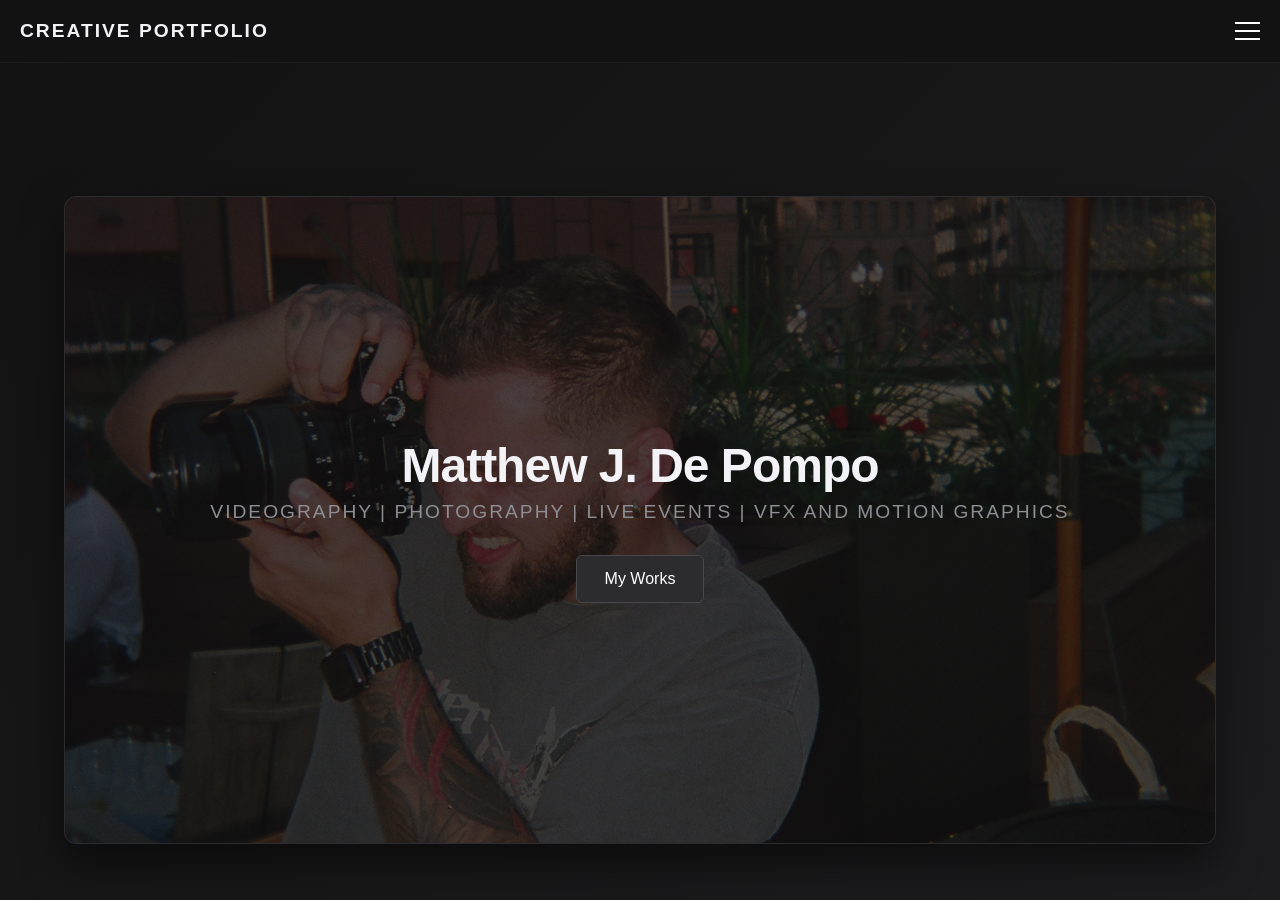
<file: index.html>
<!DOCTYPE html>
<html lang="en">
<head>
    <meta charset="UTF-8">
    <meta name="viewport" content="width=device-width, initial-scale=1.0">
    <title>My Creative Portfolio | Home</title>
    <!-- Link to CSS -->
    <link rel="stylesheet" href="style.css">
</head>
<body>
     <!-- Navigation Bar -->
    <nav class="navbar">
        <div class="nav-logo">CREATIVE PORTFOLIO</div>
        
        <!-- Hamburger Menu Trigger (Hidden Checkbox) -->
        <input type="checkbox" id="menu-toggle" class="menu-toggle">
        <label for="menu-toggle" class="hamburger">
            <span></span>
            <span></span>
            <span></span>
        </label>

        <!-- Navigation Links -->
        <ul class="nav-links">
            <li><a href="index.html" class="active">Home</a></li>
            <li><a href="projects.html">My Works</a></li>
        </ul>
    </nav>

    <!-- Main Hero Content -->
<main class="hero-section">
    <div class="hero-overlay"></div>
    <div class="hero-container animate-fade-in">
        <h1 class="name">Matthew J. De Pompo</h1>
        <p class="subtitle">Videography | Photography | Live Events | VFX and Motion Graphics</p>
        <!-- This button will link to your projects page later -->
        <a href="projects.html" class="portfolio-btn">My Works</a>
    </main>
</body>
</html>
</file>
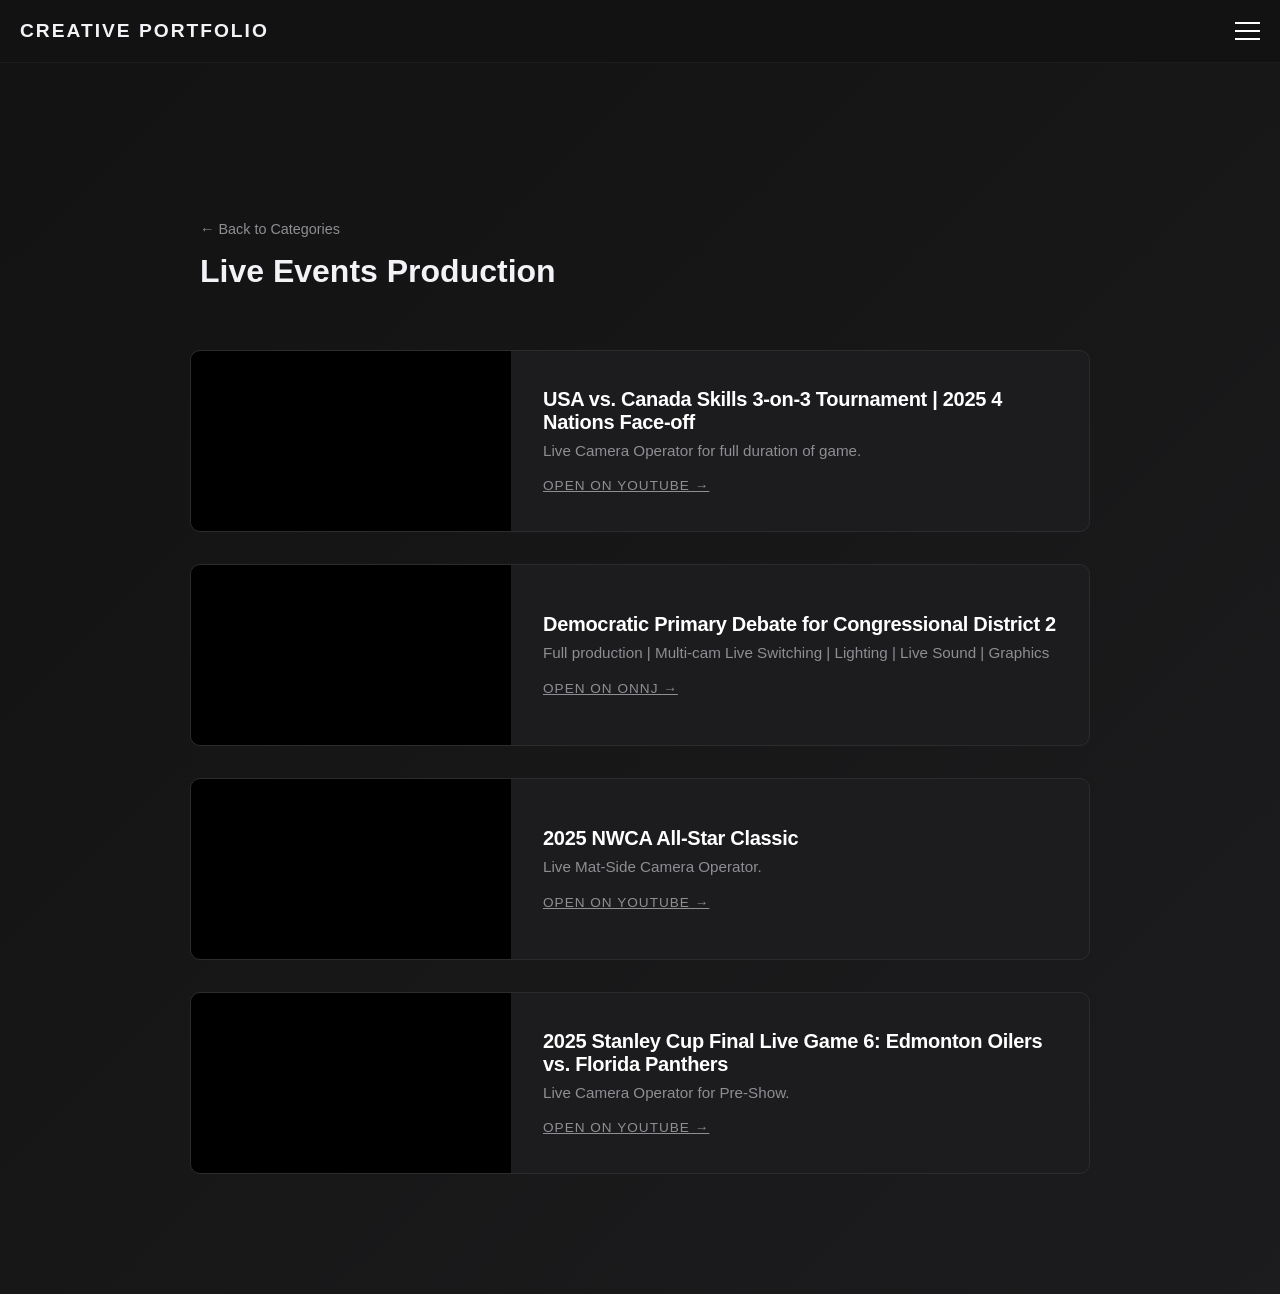
<file: live-events.html>
<!DOCTYPE html> 
<html lang="en"> 
<head> 
    <meta charset="UTF-8"> 
    <meta name="viewport" content="width=device-width, initial-scale=1.0">
    <title>My Works | Live Events</title> 
    <link rel="stylesheet" href="style.css"> 
</head> 
<body> 

    <!-- Navigation Bar (Matches your index.html standard) --> 
    <nav class="navbar"> 
        <div class="nav-logo">CREATIVE PORTFOLIO</div> 
        <input type="checkbox" id="menu-toggle" class="menu-toggle"> 
        <label for="menu-toggle" class="hamburger"> 
            <span></span> 
            <span></span> 
            <span></span> 
        </label> 
        <ul class="nav-links"> 
            <li><a href="index.html">Home</a></li> 
            <li><a href="projects.html" class="active">My Works</a></li> 
        </ul> 
    </nav> 

    <!-- Main Stacked Content Container --> 
    <main class="photo-portfolio-container animate-fade-in"> 
        
        <!-- Section Header Metadata -->
        <header class="portfolio-header"> 
            <a href="projects.html" class="back-link">← Back to Categories</a> 
            <h2>Live Events Production</h2> 
        </header> 

               <!-- LIVE EVENTS VERTICAL LIST (With Automatic Video Embed Previews) --> 
        <section class="photo-project-section"> 
            <div class="video-list-vertical"> 
                
                <!-- Video Link Item 1 --> 
                <div class="video-list-item"> 
                    <div class="video-list-preview-embed">
                        <!-- Automatic YouTube Embed Player: Replace the 'VIDEO_ID' string below with your actual code strings -->
                        <iframe width="560" height="315" src="https://www.youtube.com/embed/1dqGiFTg0RY?si=_D6Y7TRQXgBfYX8X" title="YouTube video player" frameborder="0" allow="accelerometer; autoplay; clipboard-write; encrypted-media; gyroscope; picture-in-picture; web-share" referrerpolicy="strict-origin-when-cross-origin" allowfullscreen></iframe>
                    </div>
                    <div class="video-list-details">
                        <h4 class="video-list-title">USA vs. Canada Skills 3-on-3 Tournament | 2025 4 Nations Face-off</h4>
                        <p class="video-list-desc">Live Camera Operator for full duration of game.</p>
                        <a href="https://www.youtube.com/embed/1dqGiFTg0RY?si=_D6Y7TRQXgBfYX8X" target="_blank" class="video-list-action">Open on YouTube →</a>
                    </div> 
                </div> 

                <!-- Video Link Item 2 --> 
                <div class="video-list-item"> 
                    <div class="video-list-preview-embed">
                        <!-- Automatic Vimeo Embed Player: Paste a standard Vimeo embed source block here -->
                        <iframe width="560" height="315" src="https://www.youtube.com/embed/fmTmt58jpqs?si=zaA8oefAJluQH6yM" title="YouTube video player" frameborder="0" allow="accelerometer; autoplay; clipboard-write; encrypted-media; gyroscope; picture-in-picture; web-share" referrerpolicy="strict-origin-when-cross-origin" allowfullscreen></iframe>
                    </div>
                    <div class="video-list-details">
                        <h4 class="video-list-title">Democratic Primary Debate for Congressional District 2</h4>
                        <p class="video-list-desc">Full production | Multi-cam Live Switching | Lighting | Live Sound | Graphics</p>
                        <a href="https://www.onnj.com/videos/democratic-primary-debate-for-congressional-district-2/" target="_blank" class="video-list-action">Open on onnj →</a>
                    </div> 
                </div> 

                 <!-- Video Link Item 3 --> 
                <div class="video-list-item"> 
                    <div class="video-list-preview-embed">
                        <!-- Automatic Vimeo Embed Player: Paste a standard Vimeo embed source block here -->
                        <iframe width="560" height="315" src="https://www.youtube.com/embed/NpSQ0dHFBNY?si=X6mYtbl4MGlGJw0w" title="YouTube video player" frameborder="0" allow="accelerometer; autoplay; clipboard-write; encrypted-media; gyroscope; picture-in-picture; web-share" referrerpolicy="strict-origin-when-cross-origin" allowfullscreen></iframe>
                    </div>
                    <div class="video-list-details">
                        <h4 class="video-list-title">2025 NWCA All-Star Classic</h4>
                        <p class="video-list-desc">Live Mat-Side Camera Operator.</p>
                        <a href="https://www.youtube.com/embed/NpSQ0dHFBNY?si=X6mYtbl4MGlGJw0w" target="_blank" class="video-list-action">Open on YouTube →</a>
                    </div> 
                </div> 

                <!-- Video Link Item 4 --> 
                <div class="video-list-item"> 
                    <div class="video-list-preview-embed">
                        <!-- Automatic Vimeo Embed Player: Paste a standard Vimeo embed source block here -->
                        <iframe width="560" height="315" src="https://www.youtube.com/embed/9uJ9eHh2Ovo?si=fpa8p7jr_ra_CCgf" title="YouTube video player" frameborder="0" allow="accelerometer; autoplay; clipboard-write; encrypted-media; gyroscope; picture-in-picture; web-share" referrerpolicy="strict-origin-when-cross-origin" allowfullscreen></iframe>
                    </div>
                    <div class="video-list-details">
                        <h4 class="video-list-title">2025 Stanley Cup Final Live Game 6: Edmonton Oilers vs. Florida Panthers</h4>
                        <p class="video-list-desc">Live Camera Operator for Pre-Show.</p>
                        <a href="https://www.youtube.com/embed/9uJ9eHh2Ovo?si=fpa8p7jr_ra_CCgf" target="_blank" class="video-list-action">Open on YouTube →</a>
                    </div> 
                </div> 

            </div> 
        </section>


    </main> 

</body> 
</html>
</file>
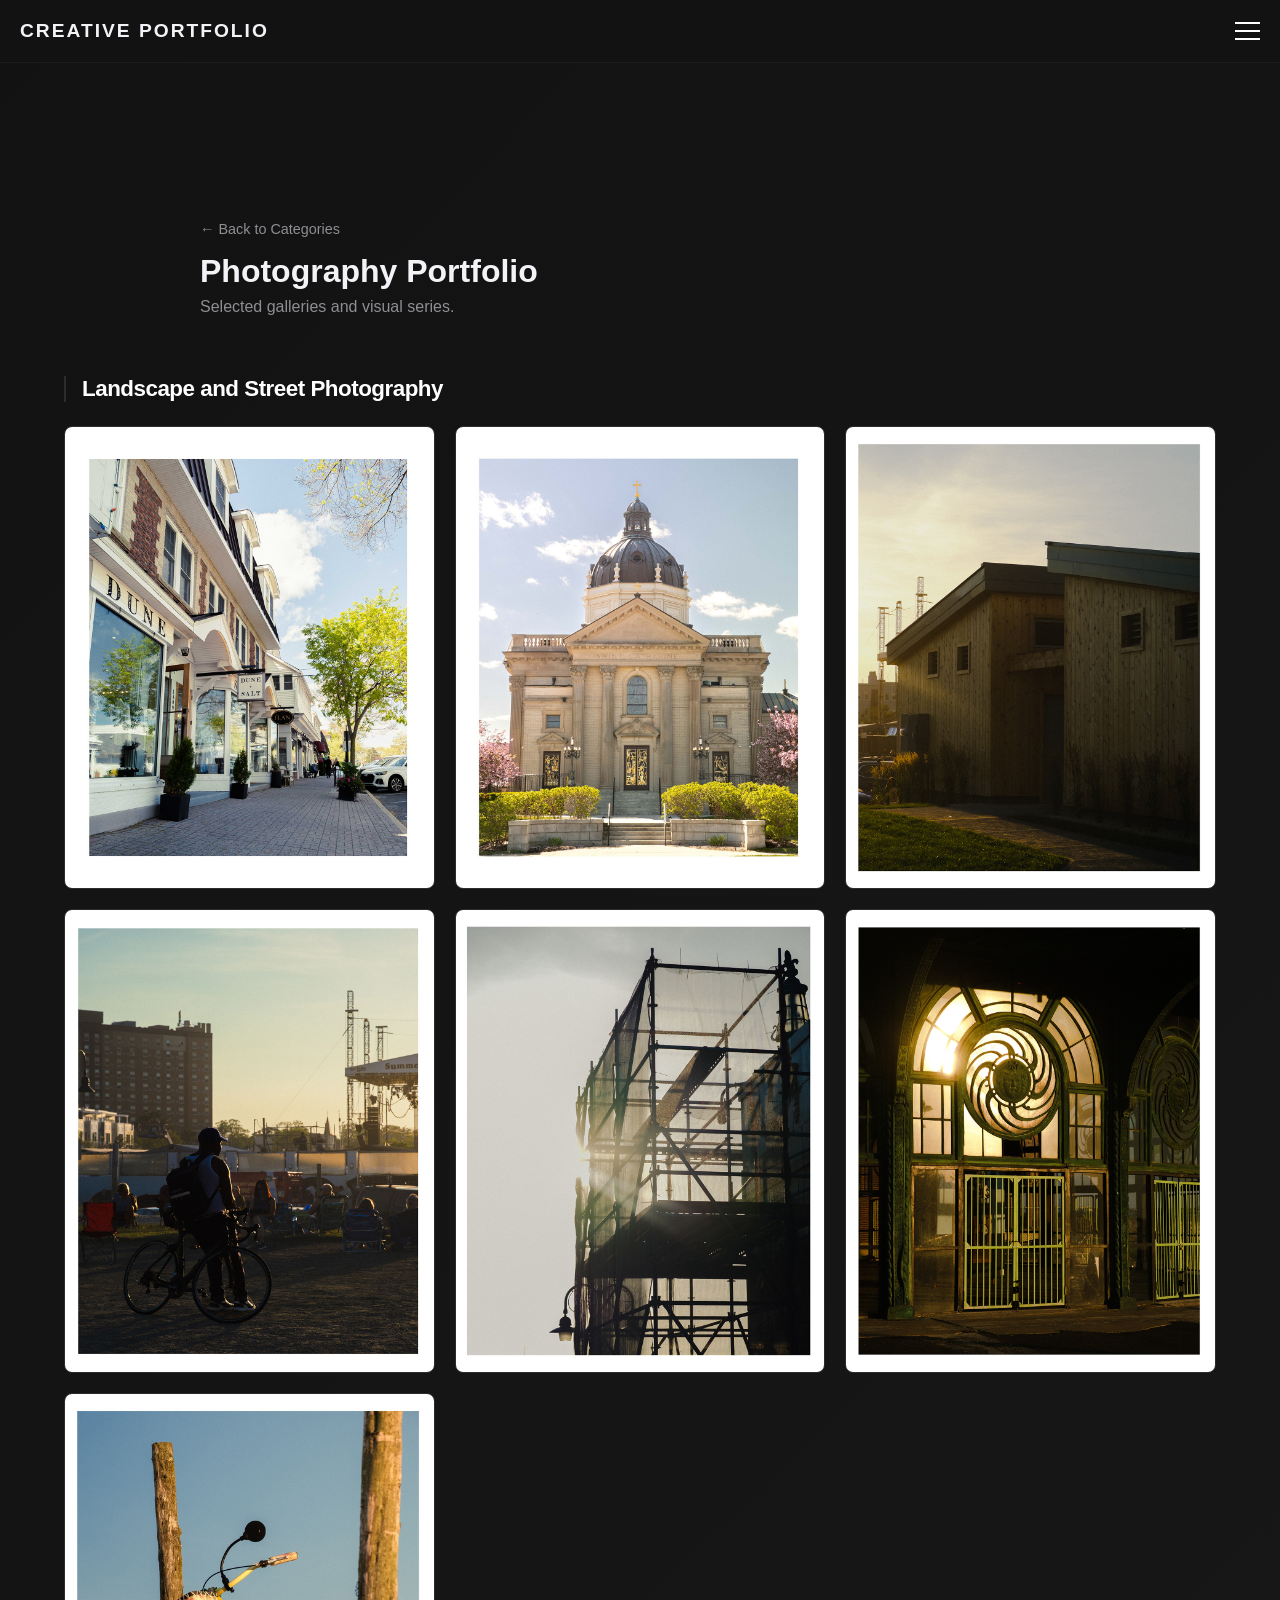
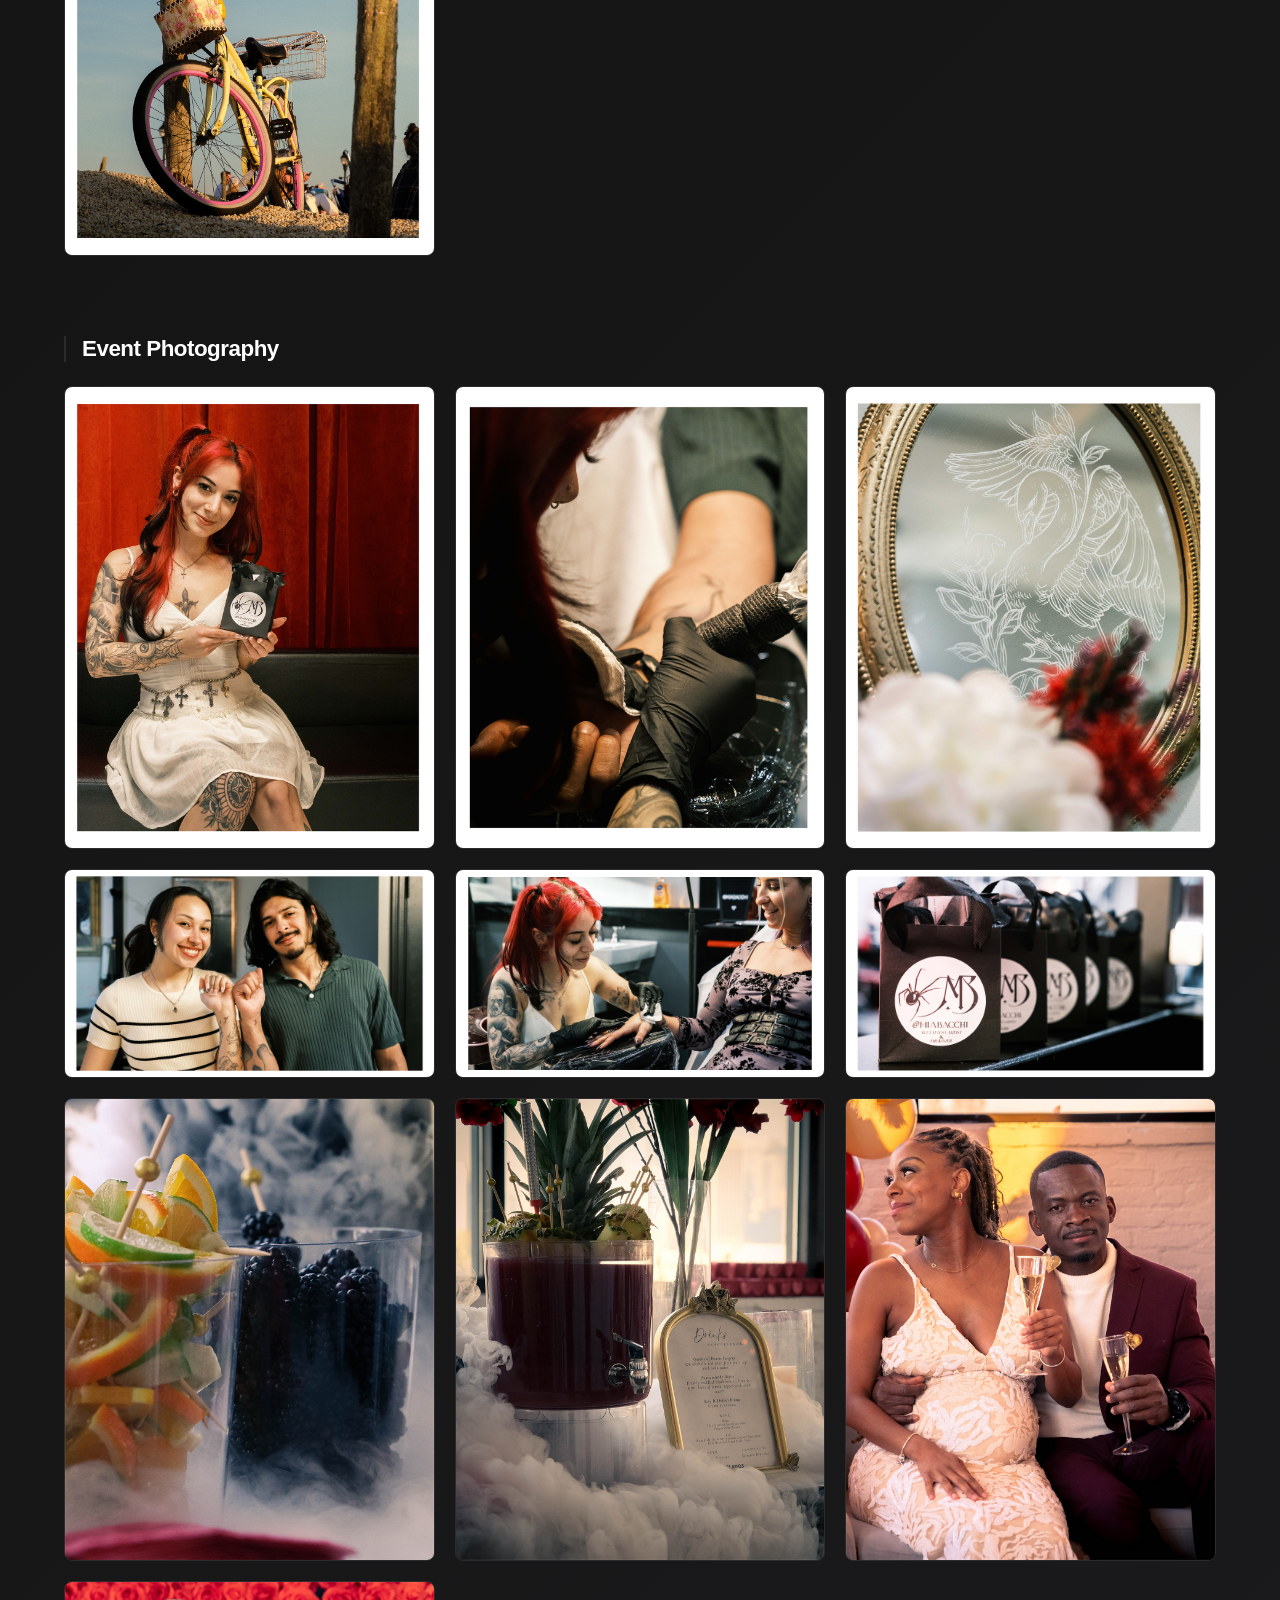
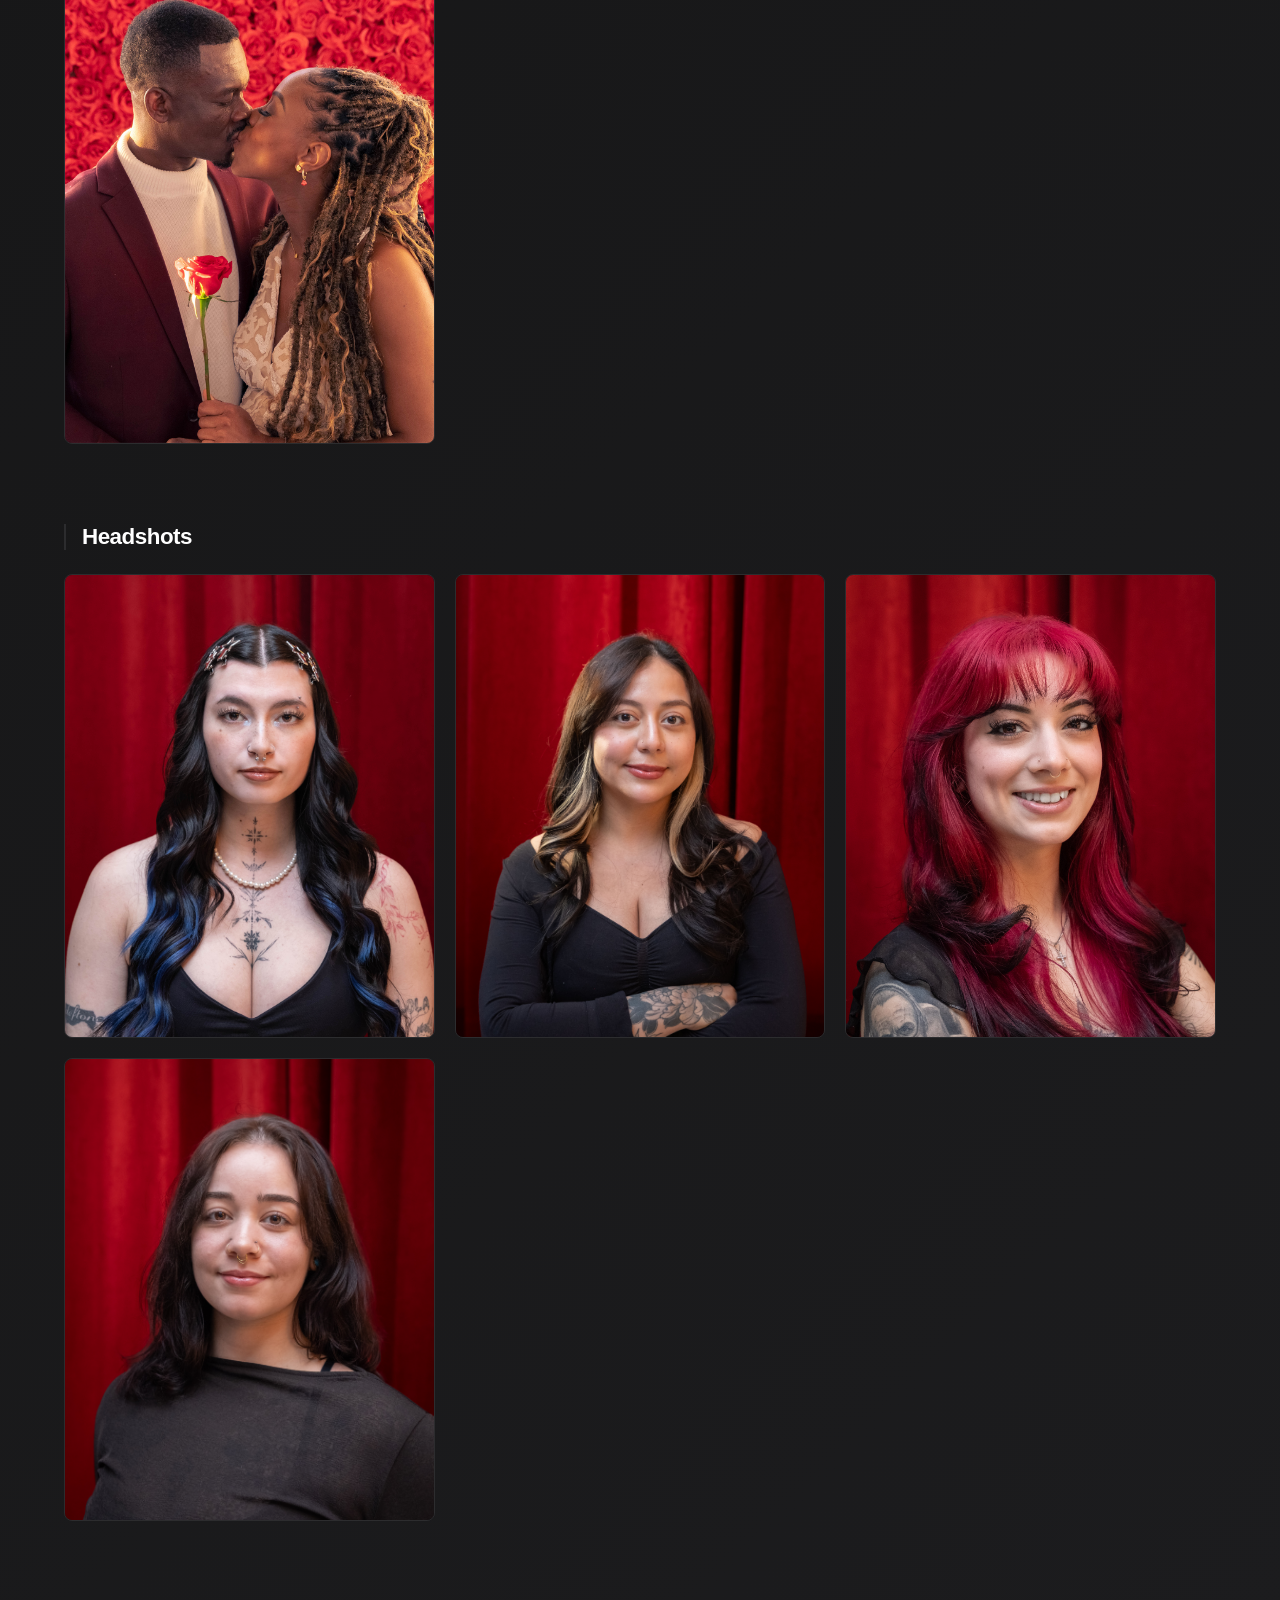
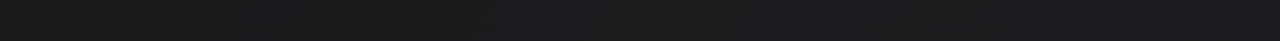
<file: photography.html>
<!DOCTYPE html>
<html lang="en">
<head>
    <meta charset="UTF-8">
    <meta name="viewport" content="width=device-width, initial-scale=1.0">
    <title>My Creative Portfolio | Photography</title>
    <link rel="stylesheet" href="style.css">
</head>
<body>

    <!-- Navigation Bar -->
    <nav class="navbar">
        <div class="nav-logo">CREATIVE PORTFOLIO</div>
        <input type="checkbox" id="menu-toggle" class="menu-toggle">
        <label for="menu-toggle" class="hamburger">
            <span></span>
            <span></span>
            <span></span>
        </label>
        <ul class="nav-links">
            <li><a href="index.html">Home</a></li>
            <li><a href="projects.html" class="active">My Works</a></li>
        </ul>
    </nav>

    <!-- Main Container -->
    <main class="photo-portfolio-container animate-fade-in">
        
        <!-- Page Title & Back Button -->
        <header class="portfolio-header">
            <a href="projects.html" class="back-link">← Back to Categories</a>
            <h2>Photography Portfolio</h2>
            <p>Selected galleries and visual series.</p>
        </header>

        <!-- PROJECT SERIES 1 -->
        <section class="photo-project-section">
            <div class="project-meta">
                <h3 class="project-title">Landscape and Street Photography</h3>
            </div>
            
            <div class="photo-grid">
                <!-- Replace 'placeholder-X.jpg' with actual image files later -->
                <div class="photo-item vertical-frame"> <img src="spring1.jpg" alt="Spring Lake 1" style="width:100%; height:100%; object-fit:cover;"></div>
                <div class="photo-item vertical-frame"> <img src="spring2.jpg" alt="Spring Lake 2" style="width:100%; height:100%; object-fit:cover;"></div>
                <div class="photo-item vertical-frame"> <img src="asbury1.jpg" alt="Asbury 1" style="width:100%; height:100%; object-fit:cover;"></div>
                <div class="photo-item vertical-frame"> <img src="asbury2.jpg" alt="Asbury 2" style="width:100%; height:100%; object-fit:cover;"></div>
                <div class="photo-item vertical-frame"> <img src="asbury3.jpg" alt="Asbury 3" style="width:100%; height:100%; object-fit:cover;"></div>
                <div class="photo-item vertical-frame"> <img src="asbury4.jpg" alt="Asbury 4" style="width:100%; height:100%; object-fit:cover;"></div>
                <div class="photo-item vertical-frame"> <img src="asbury5.jpg" alt="Asbury 5" style="width:100%; height:100%; object-fit:cover;"></div>
            </div>
        </section>

        <!-- PROJECT SERIES 2 -->
        <section class="photo-project-section">
            <div class="project-meta">
                <h3 class="project-title">Event Photography</h3>
            </div>
            
            <div class="photo-grid">
                <div class="photo-item vertical-frame"> <img src="tattoo1.jpg" alt="Tattoo 1" style="width:100%; height:100%; object-fit:cover;"></div>
                <div class="photo-item vertical-frame"> <img src="tattoo2.jpg" alt="Tattoo 2" style="width:100%; height:100%; object-fit:cover;"></div>
                <div class="photo-item vertical-frame"> <img src="tattoo 3.jpg" alt="Tattoo 3" style="width:100%; height:100%; object-fit:cover;"></div>
                <div class="photo-item horizontal-frame"> <img src="tattoo4.jpg" alt="Tattoo 4" style="width:100%; height:100%; object-fit:cover;"></div>
                <div class="photo-item horizontal-frame"> <img src="tattoo5.jpg" alt="Tattoo 5" style="width:100%; height:100%; object-fit:cover;"></div>
                <div class="photo-item horizontal-frame"> <img src="tattoo6.jpg" alt="Tattoo 6" style="width:100%; height:100%; object-fit:cover;"></div>
                <div class="photo-item vertical-frame"> <img src="babyshower1.jpg" alt="Baby Shower 1" style="width:100%; height:100%; object-fit:cover;"></div>
                <div class="photo-item vertical-frame"> <img src="babyshower2.jpg" alt="Baby Shower 2" style="width:100%; height:100%; object-fit:cover;"></div>
                <div class="photo-item vertical-frame"> <img src="babyshower3.jpg" alt="Baby Shower 3" style="width:100%; height:100%; object-fit:cover;"></div>
                <div class="photo-item vertical-frame"> <img src="babyshower4.jpg" alt="Baby Shower 4" style="width:100%; height:100%; object-fit:cover;"></div>
            </div>
        </section>

        <!-- PROJECT SERIES 3 -->
        <section class="photo-project-section">
            <div class="project-meta">
                <h3 class="project-title">Headshots</h3>
            </div>
            
            <div class="photo-grid">
                <div class="photo-item vertical-frame"> <img src="tattooheadshot1.jpg" alt="Tattooheadshot 1" style="width:100%; height:100%; object-fit:cover;"></div>
                <div class="photo-item vertical-frame"> <img src="tattooheadshot2.jpg" alt="Tattooheadshot 2" style="width:100%; height:100%; object-fit:cover;"></div>
                <div class="photo-item vertical-frame"> <img src="tattooheadshot3.jpg" alt="Tattooheadshot 3" style="width:100%; height:100%; object-fit:cover;"></div>
                <div class="photo-item vertical-frame"> <img src="tattooheadshot4.jpg" alt="tattooheadshot 4" style="width:100%; height:100%; object-fit:cover;"></div>
            </div>
        </section>

    </main>

</body>
</html>
</file>
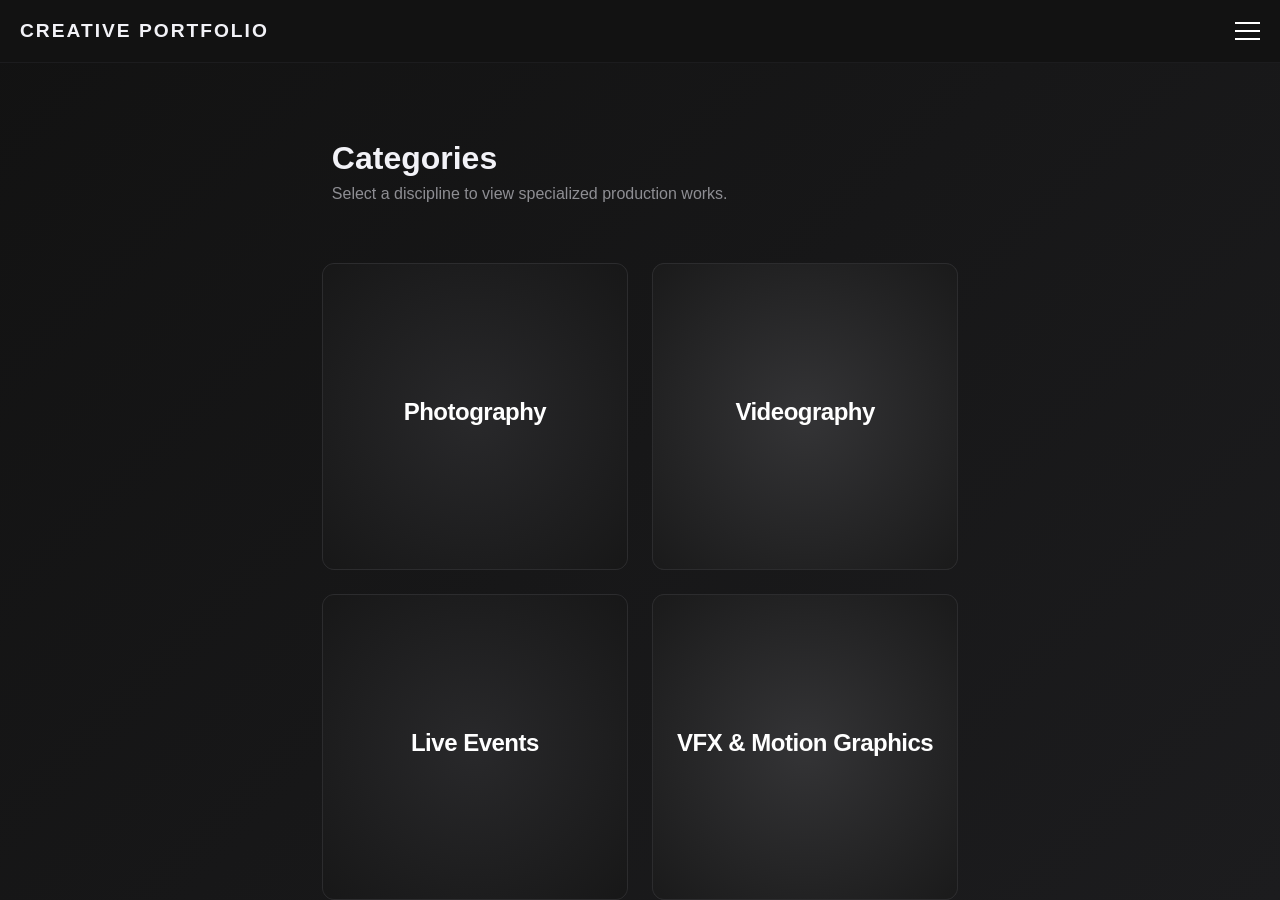
<file: projects.html>
<!DOCTYPE html>
<html lang="en">
<head>
    <meta charset="UTF-8">
    <meta name="viewport" content="width=device-width, initial-scale=1.0">
    <title>My Creative Portfolio | Projects</title>
    <link rel="stylesheet" href="style.css">
</head>
<body>

    <!-- Navigation Bar -->
    <nav class="navbar">
        <div class="nav-logo">CREATIVE PORTFOLIO</div>
        <input type="checkbox" id="menu-toggle" class="menu-toggle">
        <label for="menu-toggle" class="hamburger">
            <span></span>
            <span></span>
            <span></span>
        </label>
        <ul class="nav-links">
            <li><a href="index.html">Home</a></li>
            <li><a href="projects.html" class="active">My Works</a></li>
        </ul>
    </nav>

       <!-- Portfolio Grid Container -->
    <main class="portfolio-container animate-fade-in">
        <header class="portfolio-header">
            <h2>Categories</h2>
            <p>Select a discipline to view specialized production works.</p>
        </header>

         <div class="category-grid">
            <!-- Photography Card -->
            <a href="photography.html" class="category-card bg-photography">
                <div class="category-overlay"></div>
                <div class="category-content">
                    <h3>Photography</h3>
                </div>
            </a>

            <!-- Videography Card -->
            <a href="videography.html" class="category-card bg-videography">
                <div class="category-overlay"></div>
                <div class="category-content">
                    <h3>Videography</h3>
                </div>
            </a>

            <!-- Live Events Card -->
            <a href="live-events.html" class="category-card bg-live-events">
                <div class="category-overlay"></div>
                <div class="category-content">
                    <h3>Live Events</h3>
                </div>
            </a>

            <!-- VFX & Motion Graphics Card -->
            <a href="vfx-motion.html" class="category-card bg-vfx">
                <div class="category-overlay"></div>
                <div class="category-content">
                    <h3>VFX & Motion Graphics</h3>
        
                </div>
            </a>
        </div>

    </main>


</body>
</html>
</file>
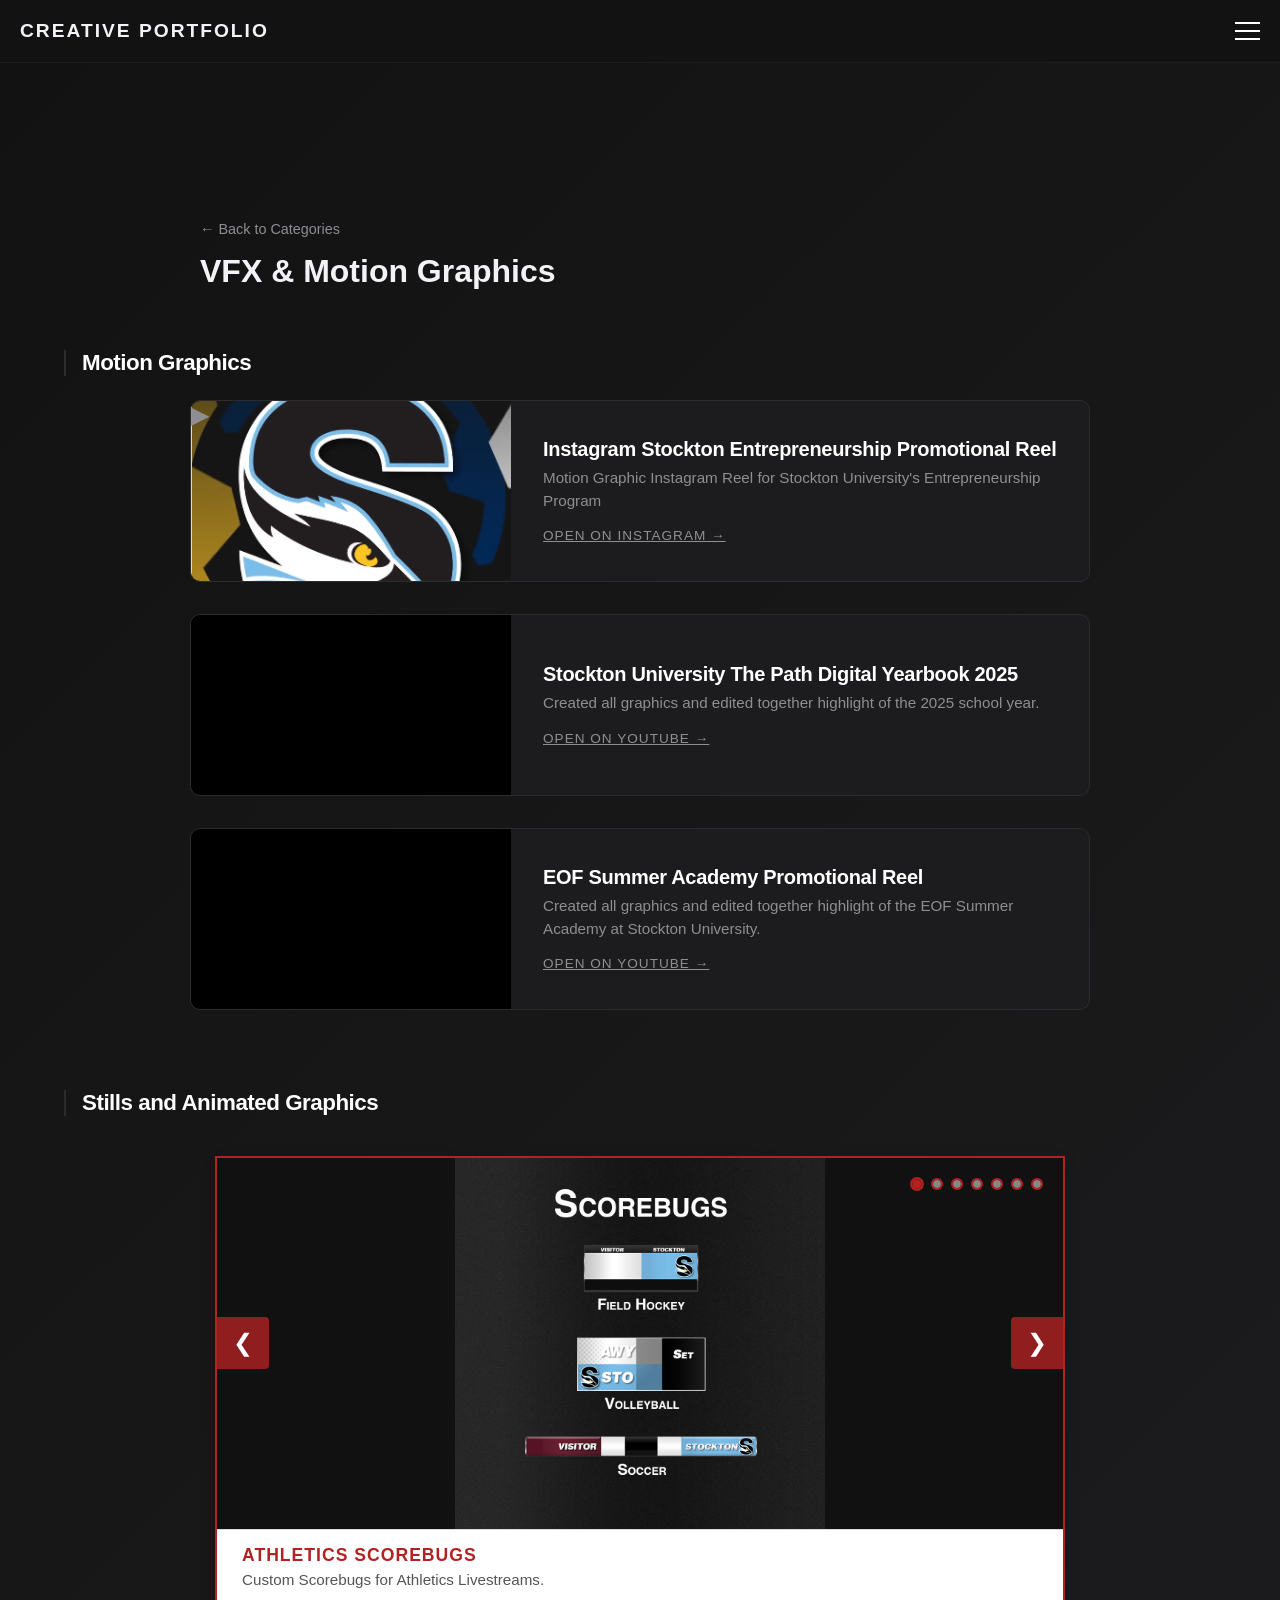
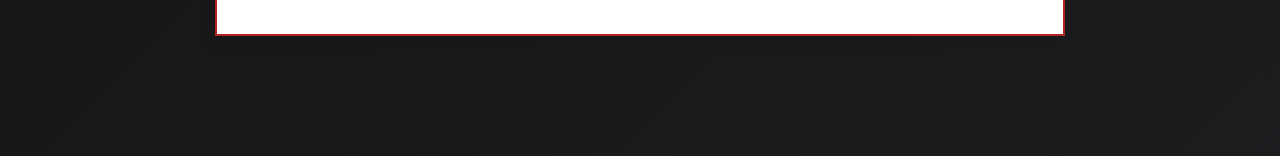
<file: vfx-motion.html>
<!DOCTYPE html> 
<html lang="en"> 
<head> 
    <meta charset="UTF-8"> 
    <meta name="viewport" content="width=device-width, initial-scale=1.0">
    <title>My Works | VFX & Motion</title> 
    <link rel="stylesheet" href="style.css"> 
</head> 
<body> 

    <!-- Navigation Bar (Matches your index.html standard) --> 
    <nav class="navbar"> 
        <div class="nav-logo">CREATIVE PORTFOLIO</div> 
        <input type="checkbox" id="menu-toggle" class="menu-toggle"> 
        <label for="menu-toggle" class="hamburger"> 
            <span></span> 
            <span></span> 
            <span></span> 
        </label> 
        <ul class="nav-links"> 
            <li><a href="index.html">Home</a></li> 
            <li><a href="projects.html" class="active">My Works</a></li> 
        </ul> 
    </nav> 

    <!-- Main Stacked Content Container --> 
    <main class="photo-portfolio-container animate-fade-in"> 
        
        <!-- Section Header Metadata -->
        <header class="portfolio-header"> 
            <a href="projects.html" class="back-link">← Back to Categories</a> 
            <h2>VFX & Motion Graphics</h2> 
        </header> 

        <!-- SECTION 1: MOTION GRAPHICS --> 
        <section class="photo-project-section"> 
            <div class="project-meta"> 
                <h3 class="project-title">Motion Graphics</h3> 
            </div> 
            
            <div class="video-list-vertical"> 
                <!-- Video Item 1 -->
               <!-- Video Link Item (Instagram Reel Portal) --> 
                  <div class="video-list-item"> 
                    <div class="video-list-preview-embed">
                    <!-- Optional: If you want a background photo placeholder for this video, 
                     upload an image to your repository and add it here: -->
                      
                   <img src="stocktonentr.png" style="width:100%; height:100%; object-fit:cover; position:absolute; z-index:1;">
        
                   <span class="play-icon" style="position:relative; z-index:2;">▶</span>
                 </div>
                <div class="video-list-details">
                  <h4 class="video-list-title">Instagram Stockton Entrepreneurship Promotional Reel</h4>
                  <p class="video-list-desc">Motion Graphic Instagram Reel for Stockton University's Entrepreneurship Program</p>
                    <!-- Put your exact Instagram Reel link inside the href below -->
                  <a href="https://www.instagram.com/reel/DM75lBxxkRu/?utm_source=ig_web_button_share_sheet" target="_blank" class="video-list-action">Open on Instagram →</a>
                </div> 
            </div>

                 <!-- Video Item 2 -->
                <div class="video-list-item"> 
                    <div class="video-list-preview-embed">
                       <iframe width="560" height="315" src="https://www.youtube.com/embed/iANf9h_6_-I?si=y54B11gROt6SX9F1" title="YouTube video player" frameborder="0" allow="accelerometer; autoplay; clipboard-write; encrypted-media; gyroscope; picture-in-picture; web-share" referrerpolicy="strict-origin-when-cross-origin" allowfullscreen></iframe>
                    </div>
                    <div class="video-list-details">
                        <h4 class="video-list-title">Stockton University The Path Digital Yearbook 2025 </h4>
                        <p class="video-list-desc">Created all graphics and edited together highlight of the 2025 school year.</p>
                        <a href="https://www.youtube.com/embed/iANf9h_6_-I?si=y54B11gROt6SX9F1" target="_blank" class="video-list-action">Open on YouTube →</a>
                    </div> 
                </div> 

                 <!-- Video Item 3 -->
                <div class="video-list-item"> 
                    <div class="video-list-preview-embed">
                      <iframe width="560" height="315" src="https://www.youtube.com/embed/IhW17J9KX7g?si=nGQgOoVMvOMAgsZK" title="YouTube video player" frameborder="0" allow="accelerometer; autoplay; clipboard-write; encrypted-media; gyroscope; picture-in-picture; web-share" referrerpolicy="strict-origin-when-cross-origin" allowfullscreen></iframe>
                    </div>
                    <div class="video-list-details">
                        <h4 class="video-list-title">EOF Summer Academy Promotional Reel </h4>
                        <p class="video-list-desc">Created all graphics and edited together highlight of the EOF Summer Academy at Stockton University.</p>
                        <a href="https://www.youtube.com/embed/IhW17J9KX7g?si=nGQgOoVMvOMAgsZK" target="_blank" class="video-list-action">Open on YouTube →</a>
                    </div> 
                </div> 
          </div> 
        </section>

       <!-- START OF CAROUSEL SHOWCASE SECTION -->
<section class="photo-project-section">
    <div class="project-meta">
        <h3 class="project-title">Stills and Animated Graphics</h3>
    </div>

    <div class="carousel-wrapper">
        <!-- Navigation Arrows -->
        <button class="carousel-btn prev-btn" id="prevSlide" aria-label="Previous Slide">❮</button>
        <button class="carousel-btn next-btn" id="nextSlide" aria-label="Next Slide">❯</button>

        <!-- Track Containing Carousel Items -->
        <div class="carousel-track" id="carouselTrack">
            
            <!-- Slide 1: Still Graphic (.png) - Kept active for page load -->
            <div class="carousel-item active">
                <div class="carousel-media-box">
                    <img src="Socerbugs.png" alt="scorebugs Design Still">
                </div>
                <div class="carousel-caption">
                    <h4>Athletics Scorebugs</h4>
                    <p>Custom Scorebugs for Athletics Livestreams.</p>
                </div>
            </div>

            <!-- Slide 2: Still Graphic (.png) - Removed duplicate active class -->
            <div class="carousel-item">
                <div class="carousel-media-box">
                    <img src="Men's Soccer Starting Screen Plate.png" alt="Starting Screen Design Still">
                </div>
                <div class="carousel-caption">
                    <h4>Starting Stream graphic template.</h4>
                    <p>Custom Starting Stream graphic template for Athletics Livestreams.(Men's Soccer Pictured)</p>
                </div>
            </div>

             <!-- Slide 3: Still Graphic (.png) -->
            <div class="carousel-item">
                <div class="carousel-media-box">
                    <img src="Final Score Template.png" alt="Final Score Template">
                </div>
                <div class="carousel-caption">
                    <h4>Final Score Template</h4>
                    <p>Custom graphic to display the final score during Athletics Streams.</p>
                </div>
            </div>

            <!-- Slide 4: Animated Clip (.mov / loops silently like a GIF) -->
            <div class="carousel-item">
                <div class="carousel-media-box">
                    <video autoplay loop muted playsinline preload="auto">
                        <source src="Half Time animation Port.mp4" type="video/mp4">
                        Your browser does not support the video tag.
                    </video>
                </div>
                <div class="carousel-caption">
                    <h4>Athletics Half Time Motion Graphic.</h4>
                    <p>Custom graphic made for halftime during athletics livestreams.</p>
                </div>
            </div>

             <!-- Slide 5: Animated Clip (.mov / loops silently like a GIF) -->
            <div class="carousel-item">
                <div class="carousel-media-box">
                    <video autoplay loop muted playsinline preload="auto">
                        <source src="Starting Lineups Animation Port.mp4" type="video/mp4">
                        Your browser does not support the video tag.
                    </video>
                </div>
                <div class="carousel-caption">
                    <h4>Athletics Starting Line-up Motion Graphic</h4>
                    <p>Custom graphic made for starting line-ups during athletics livestreams.</p>
                </div>
            </div>

            <!-- Slide 6: Animated Clip (.mov / loops silently like a GIF) -->
            <div class="carousel-item">
                <div class="carousel-media-box">
                    <video autoplay loop muted playsinline preload="auto">
                        <source src="Ospreys Logo.mp4" type="video/mp4">
                        Your browser does not support the video tag.
                    </video>
                </div>
                <div class="carousel-caption">
                    <h4>Stockton Ospreys Scorer's Table Looping Graphic.</h4>
                    <p>Custom Graphic made to loop on Daktronics Scorers table during athletics games in the sportscenter.</p>
                </div>
            </div>

            <!-- Slide 7: Animated Clip (.mov / loops silently like a GIF) -->
            <div class="carousel-item">
                <div class="carousel-media-box">
                    <video autoplay loop muted playsinline preload="auto">
                        <source src="Morgans message.mp4" type="video/mp4">
                        Your browser does not support the video tag.
                    </video>
                </div>
                <div class="carousel-caption">
                    <h4>Morgan's Message Scorer's Table Looping Graphic.</h4>
                    <p>Custom Graphic made to loop on Daktronics Scorers table in support of Morgan's Message during athletics games in the sportscenter.</p>
                </div>
            </div>

        </div>

        <!-- Carousel Indicators/Dots - Updated to include all indices -->
        <div class="carousel-dots" id="carouselDots">
            <span class="dot active" data-index="0"></span>
            <span class="dot" data-index="1"></span>
            <span class="dot" data-index="2"></span>
            <span class="dot" data-index="3"></span>
            <span class="dot" data-index="4"></span>
            <span class="dot" data-index="5"></span>
            <span class="dot" data-index="6"></span>
        </div>
    </div>
</section>

<!-- Simple Vanilla Script for Carousel Operations -->
<script>
    document.addEventListener('DOMContentLoaded', function() {
        const track = document.getElementById('carouselTrack');
        const slides = Array.from(track.children);
        const nextButton = document.getElementById('nextSlide');
        const prevButton = document.getElementById('prevSlide');
        const dotsContainer = document.getElementById('carouselDots');
        const dots = Array.from(dotsContainer.children);
        
        let currentIndex = 0;

        function updateCarousel(targetIndex) {
            // Manage active item visibility class
            slides[currentIndex].classList.remove('active');
            slides[targetIndex].classList.add('active');

            // Manage active dot indicators
            if (dots[currentIndex] && dots[targetIndex]) {
                dots[currentIndex].classList.remove('active');
                dots[targetIndex].classList.add('active');
            }

            currentIndex = targetIndex;
        }

        nextButton.addEventListener('click', () => {
            let nextIndex = currentIndex + 1;
            if (nextIndex >= slides.length) { nextIndex = 0; } // Loop back to start
            updateCarousel(nextIndex);
        });

        prevButton.addEventListener('click', () => {
            let prevIndex = currentIndex - 1;
            if (prevIndex < 0) { prevIndex = slides.length - 1; } // Loop to last item
            updateCarousel(prevIndex);
        });

        dotsContainer.addEventListener('click', e => {
            const targetDot = e.target.closest('.dot');
            if (!targetDot) return;
            const targetIndex = parseInt(targetDot.getAttribute('data-index'));
            updateCarousel(targetIndex);
        });
    });
</script>
<!-- END OF CAROUSEL SHOWCASE SECTION -->





                <!-- SECTION 2: VFX (Before & After Stills) --> 
       <!-- <section class="photo-project-section"> 
            <div class="project-meta"> 
                <h3 class="project-title">VFX</h3>  
            </div> 
            
            <!-- Dynamic 3-Column Grid matching your Photography page settings -->
           <!-- <div class="photo-grid"> 
                
                <!-- VFX Breakdown Project 1 (Before) -->
            <!--    <div class="photo-item horizontal-frame vfx-card"> 
                    <!-- Replace with your raw background plate image file later -->
                <!--    <img src="./images/vfx1-before.jpg" alt="Green Screen Plate - Before">
                    <div class="vfx-badge before-label">Before</div>
                </div> 

                <!-- VFX Breakdown Project 1 (After) -->
            <!--    <div class="photo-item horizontal-frame vfx-card"> 
                    <!-- Replace with your finished composited image file later -->
             <!--  <img src="./images/vfx1-after.jpg" alt="Final CG Composite - After">
                    <div class="vfx-badge after-label">After</div>
                </div>
            </div> 
        </section>  -->
    </main> 

</body> 
</html>
</file>
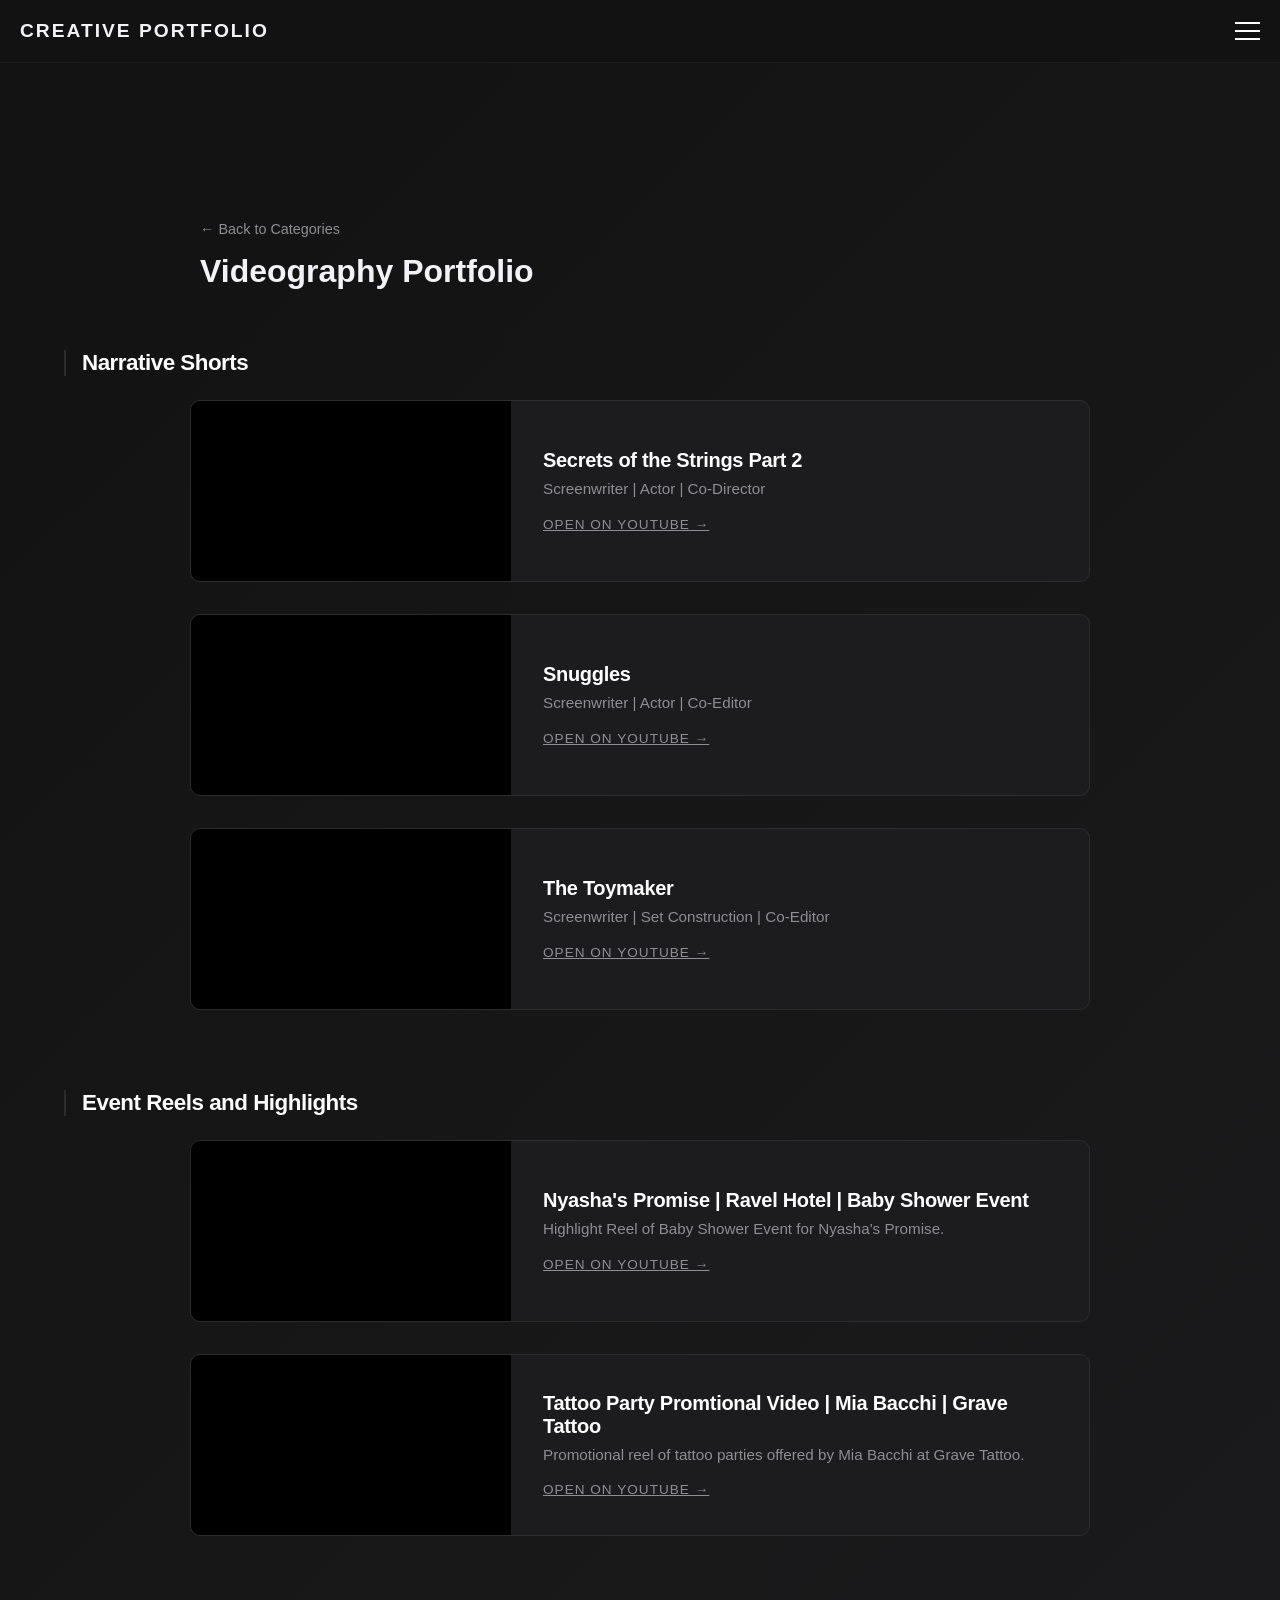
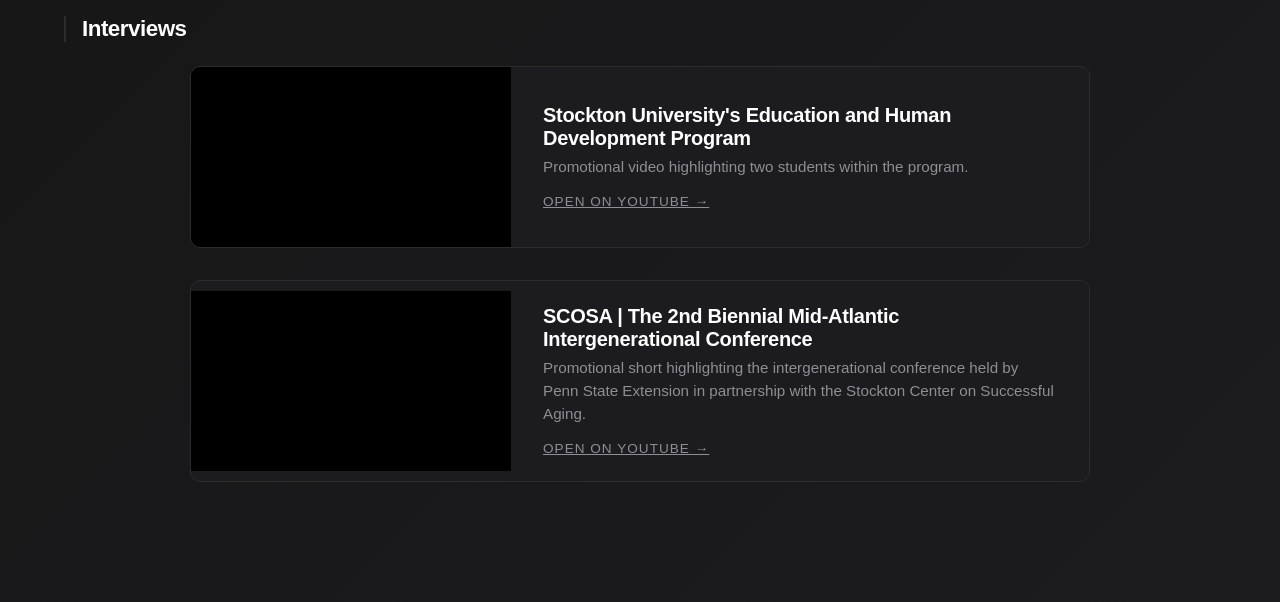
<file: videography.html>
<!DOCTYPE html> 
<html lang="en"> 
<head> 
    <meta charset="UTF-8"> 
    <meta name="viewport" content="width=device-width, initial-scale=1.0">
    <title>My Works | Videography</title> 
    <link rel="stylesheet" href="style.css"> 
</head> 
<body> 

    <!-- Navigation Bar (Matches your index.html standard) --> 
    <nav class="navbar"> 
        <div class="nav-logo">CREATIVE PORTFOLIO</div> 
        <input type="checkbox" id="menu-toggle" class="menu-toggle"> 
        <label for="menu-toggle" class="hamburger"> 
            <span></span> 
            <span></span> 
            <span></span> 
        </label> 
        <ul class="nav-links"> 
            <li><a href="index.html">Home</a></li> 
            <li><a href="projects.html" class="active">My Works</a></li> 
        </ul> 
    </nav> 

    <!-- Main Stacked Content Container --> 
    <main class="photo-portfolio-container animate-fade-in"> 
        
        <!-- Main Page Header Metadata -->
        <header class="portfolio-header"> 
            <a href="projects.html" class="back-link">← Back to Categories</a> 
            <h2>Videography Portfolio</h2> 
        </header> 

        <!-- SECTION 1: NARRATIVE SHORTS --> 
        <section class="photo-project-section"> 
            <div class="project-meta"> 
                <h3 class="project-title">Narrative Shorts</h3> 
            </div> 
            
            <div class="video-list-vertical"> 
                <!-- Video Item 1 -->
                <div class="video-list-item"> 
                    <div class="video-list-preview-embed">
                        <iframe width="560" height="315" src="https://www.youtube.com/embed/BkKGc6oiFJI?si=ntrsg5FWWLYwj46R" title="YouTube video player" frameborder="0" allow="accelerometer; autoplay; clipboard-write; encrypted-media; gyroscope; picture-in-picture; web-share" referrerpolicy="strict-origin-when-cross-origin" allowfullscreen></iframe>
                    </div>
                    <div class="video-list-details">
                        <h4 class="video-list-title">Secrets of the Strings Part 2</h4>
                        <p class="video-list-desc">Screenwriter | Actor | Co-Director</p>
                        <a href="https://www.youtube.com/embed/BkKGc6oiFJI?si=ntrsg5FWWLYwj46R" target="_blank" class="video-list-action">Open on YouTube →</a>
                    </div> 
                </div> 

                   <!-- Video Item 2 -->
                <div class="video-list-item"> 
                    <div class="video-list-preview-embed">
                       <iframe width="560" height="315" src="https://www.youtube.com/embed/UUqcjBjZtBI?si=npofJUJPOWMY1lrn" title="YouTube video player" frameborder="0" allow="accelerometer; autoplay; clipboard-write; encrypted-media; gyroscope; picture-in-picture; web-share" referrerpolicy="strict-origin-when-cross-origin" allowfullscreen></iframe>
                    </div>
                    <div class="video-list-details">
                        <h4 class="video-list-title">Snuggles</h4>
                        <p class="video-list-desc">Screenwriter | Actor | Co-Editor</p>
                        <a href="https://www.youtube.com/embed/UUqcjBjZtBI?si=npofJUJPOWMY1lrn" target="_blank" class="video-list-action">Open on YouTube →</a>
                    </div> 
                </div> 

                 <!-- Video Item 3 -->
                <div class="video-list-item"> 
                    <div class="video-list-preview-embed">
                       <iframe width="560" height="315" src="https://www.youtube.com/embed/lu99a7yyEQM?si=pecsRjUaQX2uSbph" title="YouTube video player" frameborder="0" allow="accelerometer; autoplay; clipboard-write; encrypted-media; gyroscope; picture-in-picture; web-share" referrerpolicy="strict-origin-when-cross-origin" allowfullscreen></iframe>
                    </div>
                    <div class="video-list-details">
                        <h4 class="video-list-title">The Toymaker</h4>
                        <p class="video-list-desc">Screenwriter | Set Construction | Co-Editor</p>
                        <a href="https://www.youtube.com/embed/lu99a7yyEQM?si=pecsRjUaQX2uSbph" target="_blank" class="video-list-action">Open on YouTube →</a>
                    </div> 
                </div> 
            </div> 
        </section>

        <!-- SECTION 2: EVENT REELS AND HIGHLIGHTS --> 
        <section class="photo-project-section"> 
            <div class="project-meta"> 
                <h3 class="project-title">Event Reels and Highlights</h3> 
            </div> 
            
            <div class="video-list-vertical"> 
                <!-- Video Item 1 -->
                <div class="video-list-item"> 
                    <div class="video-list-preview-embed">
                        <iframe width="560" height="315" src="https://www.youtube.com/embed/JpusdEpRl5I?si=SLZRnh7lDMYj3UDR" title="YouTube video player" frameborder="0" allow="accelerometer; autoplay; clipboard-write; encrypted-media; gyroscope; picture-in-picture; web-share" referrerpolicy="strict-origin-when-cross-origin" allowfullscreen></iframe>
                    </div>
                    <div class="video-list-details">
                        <h4 class="video-list-title">Nyasha's Promise | Ravel Hotel | Baby Shower Event</h4>
                        <p class="video-list-desc">Highlight Reel of Baby Shower Event for Nyasha's Promise.</p>
                        <a href="https://www.youtube.com/embed/JpusdEpRl5I?si=SLZRnh7lDMYj3UDR" target="_blank" class="video-list-action">Open on YouTube →</a>
                    </div> 
                </div> 

                <!-- Video Item 2 -->
                <div class="video-list-item"> 
                    <div class="video-list-preview-embed">
                       <iframe width="560" height="315" src="https://www.youtube.com/embed/UymfSpR8P_c?si=5OrCt3te8pf6TgoJ" title="YouTube video player" frameborder="0" allow="accelerometer; autoplay; clipboard-write; encrypted-media; gyroscope; picture-in-picture; web-share" referrerpolicy="strict-origin-when-cross-origin" allowfullscreen></iframe>
                    </div>
                    <div class="video-list-details">
                        <h4 class="video-list-title">Tattoo Party Promtional Video | Mia Bacchi | Grave Tattoo</h4>
                        <p class="video-list-desc">Promotional reel of tattoo parties offered by Mia Bacchi at Grave Tattoo. </p>
                        <a href="https://www.youtube.com/embed/UymfSpR8P_c?si=5OrCt3te8pf6TgoJ" target="_blank" class="video-list-action">Open on YouTube →</a>
                    </div> 
                </div> 
            </div> 
        </section>

       <!-- SECTION 3: INTERVIEWS --> 
      <section class="photo-project-section"> 
            <div class="project-meta"> 
                <h3 class="project-title">Interviews</h3> 
            </div> 
            
            <div class="video-list-vertical"> 
                <!-- Video Item 1 -->
                <div class="video-list-item"> 
                    <div class="video-list-preview-embed">
                      <iframe width="560" height="315" src="https://www.youtube.com/embed/cTD_Dlqd7p8?si=tKGbjHRqZ0ptfPDV" title="YouTube video player" frameborder="0" allow="accelerometer; autoplay; clipboard-write; encrypted-media; gyroscope; picture-in-picture; web-share" referrerpolicy="strict-origin-when-cross-origin" allowfullscreen></iframe>
                    </div>
                    <div class="video-list-details">
                        <h4 class="video-list-title">Stockton University's Education and Human Development Program</h4>
                        <p class="video-list-desc">Promotional video highlighting two students within the program.</p>
                        <a href="https://www.youtube.com/embed/cTD_Dlqd7p8?si=tKGbjHRqZ0ptfPDV" target="_blank" class="video-list-action">Open on YouTube →</a>
                    </div> 
                </div>

         <!-- Video Item 2 -->
                <div class="video-list-item"> 
                    <div class="video-list-preview-embed">
                      <iframe width="560" height="315" src="https://www.youtube.com/embed/EH1GsdLw2NM?si=eZVsIGYB4mA8OC-w" title="YouTube video player" frameborder="0" allow="accelerometer; autoplay; clipboard-write; encrypted-media; gyroscope; picture-in-picture; web-share" referrerpolicy="strict-origin-when-cross-origin" allowfullscreen></iframe>
                    </div>
                    <div class="video-list-details">
                        <h4 class="video-list-title">SCOSA | The 2nd Biennial Mid-Atlantic Intergenerational Conference</h4>
                        <p class="video-list-desc">Promotional short highlighting the intergenerational conference held by Penn State Extension in partnership with the Stockton Center on Successful Aging.</p>
                        <a href="https://www.youtube.com/embed/EH1GsdLw2NM?si=eZVsIGYB4mA8OC-w" target="_blank" class="video-list-action">Open on YouTube →</a>
                    </div> 
                </div> 
            </div> 
        </section>

    </main> 

</body> 
</html>
</file>
<file: style.css>
/* ==========================================================================
   1. GLOBAL RESETS & STYLING LOGIC
   ========================================================================== */
* {
    margin: 0;
    padding: 0;
    box-sizing: border-box;
}

body {
    background: linear-gradient(135deg, #121212 0%, #1c1c1e 100%);
    color: #ffffff;
    font-family: -apple-system, BlinkMacSystemFont, 'Segoe UI', Roboto, Helvetica, Arial, sans-serif;
    min-height: 100vh;
    display: flex;
    flex-direction: column; /* Stacks components top-to-bottom */
    justify-content: center;
    align-items: center;
    text-align: center;
    padding-top: 100px; /* Creates clearance beneath the navigation bar */
}

/* ==========================================================================
   2. FIXED NAVIGATION BAR STYLES
   ========================================================================== */
.navbar {
    position: fixed;
    top: 0;
    left: 0;
    width: 100%;
    display: flex;
    justify-content: space-between;
    align-items: center;
    padding: 20px 40px;
    background-color: #121212;
    border-bottom: 1px solid #1c1c1e;
    z-index: 1000;
}

.nav-logo {
    font-size: 1.2rem;
    font-weight: 700;
    letter-spacing: 2px;
    color: #f2f2f7;
}

.nav-links {
    display: flex;
    list-style: none; /* Removes browser bullet circles */
    gap: 30px;
    padding: 0;
    margin: 0;
}

.nav-links a {
    text-decoration: none;
    color: #8e8e93;
    font-size: 0.95rem;
    font-weight: 500;
    transition: color 0.3s ease;
}

.nav-links a:hover, 
.nav-links a.active {
    color: #ffffff;
}

/* Responsive Hamburger Menu Trigger Layouts (Hidden on Desktop) */
.menu-toggle {
    display: none;
}

.hamburger {
    display: none;
    cursor: pointer;
    flex-direction: column;
    gap: 6px;
}

.hamburger span {
    width: 25px;
    height: 2px;
    background-color: #ffffff;
    transition: all 0.3s ease;
}

/* ==========================================================================
   3. INDEX / HOME PAGE HERO WIDESCREEN SECTION
   ========================================================================== */
.hero-section {
    position: relative;
    width: 90%;
    max-width: 1200px;
    aspect-ratio: 16 / 9; /* Enforces strict film widescreen configuration */
    background-image: url('hero-bg.png');
    background-size: cover;
    background-position: center;
    border-radius: 12px;
    overflow: hidden;
    display: flex;
    justify-content: center;
    align-items: center;
    border: 1px solid #2c2c2e;
    box-shadow: 0 20px 40px rgba(0, 0, 0, 0.5);
    margin-top: 40px;
}

.hero-overlay {
    position: absolute;
    top: 0;
    left: 0;
    width: 100%;
    height: 100%;
    background: rgba(18, 18, 18, 0.75); /* Dark cinematic focus filter layer */
    z-index: 1;
}

.hero-container {
    position: relative;
    z-index: 2;
    padding: 20px;
}

.name {
    font-size: 3rem;
    font-weight: 700;
    letter-spacing: -1px;
    margin-bottom: 8px;
    color: #f2f2f7;
}

.subtitle {
    font-size: 1.2rem;
    color: #8e8e93;
    margin-bottom: 32px;
    text-transform: uppercase;
    letter-spacing: 2px;
}

.portfolio-btn {
    display: inline-block;
    text-decoration: none;
    background-color: #2c2c2e;
    color: #ffffff;
    padding: 14px 28px;
    font-size: 1rem;
    font-weight: 500;
    border: 1px solid #48484a;
    border-radius: 6px;
    transition: all 0.3s ease;
}

.portfolio-btn:hover {
    background-color: #ffffff;
    color: #121212;
    border-color: #ffffff;
    transform: translateY(-2px);
}

/* ==========================================================================
   4. PROJECTS / PORTFOLIO INTRO HEADER SECTION
   ========================================================================== */
.portfolio-header {
    width: 100%;
    max-width: 900px; /* Matches the content boundaries of your 2x2 grid */
    text-align: left;
    margin: 40px auto 60px auto; /* 60px bottom space cleanly pushes the grid away */
    padding: 0 10px;
}

.portfolio-header h2 {
    font-size: 2rem;
    font-weight: 700;
    color: #f2f2f7;
    margin-bottom: 8px;
}

.portfolio-header p {
    color: #8e8e93;
    font-size: 1rem;
}

/* ==========================================================================
   5. 2x2 SQUARE PORTAL TRACKING SYSTEM
   ========================================================================== */
.category-grid {
    display: grid;
    grid-template-columns: repeat(2, 1fr); /* Forms symmetrical two-column grid tracks */
    gap: 24px;
    width: 100%;
    max-width: 900px;
    margin: 0 auto;
}

.category-card {
    position: relative;
    aspect-ratio: 1 / 1; /* Enforces strict mathematical square layouts */
    background-color: #1c1c1e;
    border: 1px solid #2c2c2e;
    border-radius: 12px;
    display: flex;
    justify-content: center;
    align-items: center;
    text-decoration: none;
    overflow: hidden;
    /* Includes transition hooks to manage zooming background sizing textures later */
    transition: transform 0.4s cubic-bezier(0.16, 1, 0.3, 1), border-color 0.3s ease, background-size 0.4s ease;
}

.category-overlay {
    position: absolute;
    top: 0;
    left: 0;
    width: 100%;
    height: 100%;
    background: radial-gradient(circle at center, rgba(28,28,30,0.2) 0%, rgba(18,18,18,0.8) 100%);
    z-index: 1;
    transition: background-color 0.3s ease;
}

.category-content {
    position: relative;
    z-index: 2;
    text-align: center;
    padding: 24px;
}

.category-content h3 {
    color: #ffffff;
    font-size: 1.5rem;
    font-weight: 600;
    margin-bottom: 8px;
    letter-spacing: -0.5px;
}

.category-content p {
    color: #8e8e93;
    font-size: 0.9rem;
    text-transform: uppercase;
    letter-spacing: 1px;
    transition: color 0.3s ease;
}

.category-content p span {
    display: inline-block;
    transition: transform 0.3s ease;
}

/* --- GRID MOTION ACTIONS --- */
.category-card:hover {
    transform: translateY(-4px) scale(1.01);
    border-color: #ffffff;
}

.category-card:hover .category-overlay {
    background-color: rgba(255, 255, 255, 0.02);
}

.category-card:hover .category-content p {
    color: #ffffff;
}

.category-card:hover .category-content p span {
    transform: translateX(4px);
}

/* ==========================================================================
   6. CARDS ASSET BACKGROUND BACKGROUND HOOKS (PLACEHOLDERS)
   ========================================================================== */
.bg-photography {
    background-color: #2c2c2e;
    background-size: cover;
    background-position: center;
}

.bg-videography {
    background-color: #3a3a3c;
    background-size: cover;
    background-position: center;
}

.bg-live-events {
    background-color: #2c2c2e;
    background-size: cover;
    background-position: center;
}

.bg-vfx {
    background-color: #3a3a3c;
    background-size: cover;
    background-position: center;
}

/* ==========================================================================
   7. CINEMATIC TEXT ANIMATIONS
   ========================================================================== */
.animate-fade-in {
    opacity: 0;
    animation: cinematicReveal 1.6s cubic-bezier(0.16, 1, 0.3, 1) forwards;
    animation-delay: 0.3s;
}

@keyframes cinematicReveal {
    0% {
        opacity: 0;
        transform: translateY(30px) scale(0.98);
        filter: blur(4px);
    }
    100% {
        opacity: 1;
        transform: translateY(0) scale(1);
        filter: blur(0);
    }
}

/* ==========================================================================
   8. MOBILE RESPONSIVE MEDIA QUERIES
   ========================================================================== */
@media (max-width: 768px) {

      /* Overrides the home page container layout on mobile phones */
    .hero-section {
        width: 95%; /* Expands the card to fill more edge-to-edge screen space */
        aspect-ratio: 3 / 4; /* Changes the shape to a tall portrait frame instead of a squished 16:9 track */
        margin-top: 20px;
    }

    /* Scales down the text size slightly so it fits elegantly inside the phone frame */
    .name {
        font-size: 2.2rem; /* Shrinks your name from 3rem so it doesn't wrap awkwardly */
        letter-spacing: -0.5px;
    }

    .subtitle {
        font-size: 0.95rem; /* Shrinks the subtitles to fit comfortably on one line */
        letter-spacing: 1px;
        margin-bottom: 24px;
    }
    
    .portfolio-btn {
        padding: 12px 24px; /* Slightly tightens up button padding for touch screen precision */
        font-size: 0.95rem;
    }
}
    .navbar {
        padding: 20px;
    }

    .hamburger {
        display: flex;
    }

    .nav-links {
        display: none;
        flex-direction: column;
        position: absolute;
        top: 100%;
        left: 0;
        width: 100%;
        background-color: #121212;
        border-bottom: 1px solid #1c1c1e;
        padding: 20px 0;
        text-align: center;
        gap: 20px;
    }

    .menu-toggle:checked ~ .nav-links {
        display: flex;
    }

    .menu-toggle:checked ~ .hamburger span:nth-child(1) {
        transform: translateY(8px) rotate(45deg);
    }
    .menu-toggle:checked ~ .hamburger span:nth-child(2) {
        opacity: 0;
    }
    .menu-toggle:checked ~ .hamburger span:nth-child(3) {
        transform: translateY(-8px) rotate(-45deg);
    }
}

@media (max-width: 600px) {
    /* Collapses the 2x2 layout tracking path down to a stack when on mobile viewports */
    .category-grid {
        grid-template-columns: 1fr;
        max-width: 100%;
    }
}

/* ==========================================================================
   9. PHOTOGRAPHY GALLERY STYLES
   ========================================================================== */
.photo-portfolio-container {
    width: 90%;
    max-width: 1200px;
    margin: 40px auto;
    padding-top: 40px;
}

/* Elegant minimalist back arrow link */
.back-link {
    display: inline-block;
    color: #8e8e93;
    text-decoration: none;
    font-size: 0.9rem;
    margin-bottom: 16px;
    transition: color 0.3s ease;
}

.back-link:hover {
    color: #ffffff;
}

/* Individual project container blocks */
.photo-project-section {
    margin-bottom: 80px; /* Big space between separate projects */
    text-align: left;
    width: 100%;
}

.project-meta {
    margin-bottom: 24px;
    border-left: 2px solid #2c2c2e;
    padding-left: 16px;
}

.project-title {
    font-size: 1.4rem;
    font-weight: 600;
    color: #ffffff;
    margin-bottom: 4px;
    letter-spacing: -0.5px;
}

.project-desc {
    color: #8e8e93;
    font-size: 0.95rem;
}

/* The photo layouts - adjusts gracefully from a grid on desktop to single column on mobile */
.photo-grid {
    display: grid;
    grid-template-columns: repeat(auto-fit, minmax(260px, 1fr));
    gap: 16px;
    width: 100%;
}

.photo-item {
    position: relative;
    width: 100%;
    aspect-ratio: 3 / 2; /* Common photography dimension */
    background-color: #1c1c1e;
    border: 1px solid #2c2c2e;
    border-radius: 6px;
    overflow: hidden;
    transition: border-color 0.3s ease, transform 0.3s ease;
}

/* Temporary placeholder box style */
.photo-placeholder {
    width: 100%;
    height: 100%;
    display: flex;
    justify-content: center;
    align-items: center;
    color: #48484a;
    font-size: 0.85rem;
    letter-spacing: 1px;
    background-color: #1c1c1e;
}

/* Subtle frame highlights when hovering over images */
.photo-item:hover {
    border-color: #8e8e93;
    transform: scale(1.01);
}

/* ==========================================================================
   10. MIXED ASPECT RATIO RESPONSIVE PHOTO GRID
   ========================================================================== */

/* Enforces exactly 3 columns on desktop screens, shrinking down gracefully on mobile */
.photo-grid {
    display: grid;
    grid-template-columns: repeat(3, minmax(0, 1fr)); /* Exactly 3 even tracks per row */
    gap: 20px;
    width: 100%;
}

/* Base image container box acting as a strict cropping lens */
.photo-item {
    position: relative;
    width: 100%;
    background-color: #1c1c1e;
    border: 1px solid #2c2c2e;
    border-radius: 8px;
    overflow: hidden; /* Critically chops off the rest of the giant 4000px photo */
    transition: border-color 0.3s ease, transform 0.3s ease;
}

/* Forces vertical frames into an elegant portrait shape */
.photo-item.vertical-frame {
    aspect-ratio: 4 / 5;
}

/* Forces horizontal frames into a cinematic widescreen shape */
.photo-item.horizontal-frame {
    aspect-ratio: 16 / 9;
}

/* Forces your giant raw photos to instantly shrink and scale to fit inside the frame */
.photo-item img {
    width: 100%;
    height: 100%;
    object-fit: cover; /* Shrinks the giant image to fill the frame without distortion */
    object-position: center; /* Centers the crop boundary on your photo's focus */
    display: block;
}

.photo-item:hover {
    border-color: #ffffff;
    transform: translateY(-2px);
}

/* --- MOBILE LAYOUT ADJUSTMENTS --- */
@media (max-width: 900px) {
    /* Drops down to 2 columns on tablets so the 4:5 files don't look too squished */
    .photo-grid {
        grid-template-columns: repeat(2, minmax(0, 1fr));
    }
}

@media (max-width: 600px) {
    /* Drops down to 1 single column on mobile devices */
    .photo-grid {
        grid-template-columns: 1fr;
    }
}

/* ==========================================================================
   11. STACKED VERTICAL VIDEO TRACK LIST (LIVE EVENTS)
   ========================================================================== */

/* Main vertical layout manager container */
.video-list-vertical {
    display: flex;
    flex-direction: column;
    gap: 32px; /* Uniform breathing room gap between separate horizontal rows */
    width: 100%;
    max-width: 900px;
    margin: 0 auto;
}

/* Individual full-width hyperlink row card */
.video-list-item {
    display: flex;
    align-items: center;
    background-color: #1c1c1e;
    border: 1px solid #2c2c2e;
    border-radius: 10px;
    text-decoration: none; /* Destroys default link browser text underlines */
    overflow: hidden;
    width: 100%;
    transition: transform 0.4s cubic-bezier(0.16, 1, 0.3, 1), border-color 0.3s ease;
}

/* 16:9 cinematic thumbnail box structure layout on the left side */
.video-list-preview {
    position: relative;
    width: 280px; /* Stationary structural frame width on wide screen monitors */
    min-width: 280px;
    aspect-ratio: 16 / 9; /* Traditional widescreen dimension lock */
    background-color: #2c2c2e; /* Solid background palette before applying image files */
    display: flex;
    justify-content: center;
    align-items: center;
    transition: background-color 0.3s ease;
}

.play-icon {
    font-size: 1.5rem;
    color: #8e8e93;
    transition: color 0.3s ease, transform 0.3s ease;
}

/* Production text overview text parameters layout block on the right side */
.video-list-details {
    padding: 24px 32px;
    text-align: left;
    flex-grow: 1;
}

.video-list-title {
    color: #ffffff;
    font-size: 1.25rem;
    font-weight: 600;
    margin-bottom: 6px;
    letter-spacing: -0.3px;
}

.video-list-desc {
    color: #8e8e93;
    font-size: 0.95rem;
    line-height: 1.5;
    margin-bottom: 14px;
}

.video-list-action {
    color: #8e8e93;
    font-size: 0.85rem;
    text-transform: uppercase;
    letter-spacing: 1px;
    font-weight: 500;
    transition: color 0.3s ease, transform 0.3s ease;
    display: inline-block;
}

/* --- MOVEMENT DESIGN TRACK ON CARD HOVER --- */
.video-list-item:hover {
    transform: translateY(-2px);
    border-color: #ffffff; /* Turns border crisp bright white on hover */
}

.video-list-item:hover .video-list-preview {
    background-color: rgba(255, 255, 255, 0.03); /* Introduces a smooth inner lens flare */
}

.video-list-item:hover .play-icon {
    color: #ffffff;
    transform: scale(1.15); /* Scales play icon forward smoothly */
}

.video-list-item:hover .video-list-action {
    color: #ffffff;
    transform: translateX(4px); /* Pushes CTA text string forward slightly */
}

/* --- SMARTPHONE VIEWPORT MEDIA BREAK TRACKS --- */
@media (max-width: 768px) {
    /* Shifts the horizontal row architecture into vertical blocks on phone layouts */
    .video-list-item {
        flex-direction: column;
    }
    
    .video-list-preview {
        width: 100%;
        min-width: 100%; /* forces widescreen preview banner to drop directly over text */
    }
    
    .video-list-details {
        padding: 20px;
    }
}

/* ==========================================================================
   12. AUTOMATIC EMBED IFRAME COMPLIANCE STYLES
   ========================================================================== */

/* Overrides the left frame specifically to lock video players into a fluid 16:9 shape */
.video-list-preview-embed {
    width: 320px; /* Gives the automatic player a slightly larger track window */
    min-width: 320px;
    aspect-ratio: 16 / 9;
    background-color: #000000;
    position: relative;
    overflow: hidden;
}

/* Forces the YouTube/Vimeo iframe code block to expand and fit perfectly inside its track */
.video-list-preview-embed iframe {
    position: absolute;
    top: 0;
    left: 0;
    width: 100%;
    height: 100%;
    border: 0;
}

/* --- RESPONSIVE DROPDOWN BREAKS FOR IFRAMES --- */
@media (max-width: 768px) {
    .video-list-preview-embed {
        width: 100%;
        min-width: 100%; /* Stacks the automatic video cleanly above the description text on phones */
    }
}

/* ==========================================================================
   14. VFX BEFORE & AFTER STILL OVERLAYS
   ========================================================================== */
.vfx-card {
    position: relative;
}

/* Base structural layout for the labels */
.vfx-badge {
    position: absolute;
    bottom: 12px;
    left: 12px;
    padding: 6px 12px;
    border-radius: 4px;
    font-size: 0.75rem;
    font-weight: 600;
    text-transform: uppercase;
    letter-spacing: 1px;
    z-index: 10;
    box-shadow: 0 4px 10px rgba(0, 0, 0, 0.4);
    pointer-events: none; /* Prevents text from blocking hover actions */
}

/* Dark professional subtle gray for original raw plate footages */
.before-label {
    background-color: #2c2c2e;
    color: #aeaea2;
    border: 1px solid #48484a;
}

/* Bright contrast white layer for finished work highlights */
.after-label {
    background-color: #ffffff;
    color: #121212;
}

/* Semi-transparent accent badge for breakdown/matte passes */
.breakout-label {
    background-color: rgba(18, 18, 18, 0.8);
    color: #ffffff;
    border: 1px solid #2c2c2e;
}

/* ==========================================================================
   PORTFOLIO LOCKED MIXED MEDIA CAROUSEL SYSTEM
   ========================================================================== */

.carousel-wrapper {
    position: relative;
    max-width: 850px;
    margin: 40px auto;
    background-color: #111111; /* Clean dark background anchors transparency & framing nicely */
    border: 2px solid #B22222;
    box-shadow: 0 4px 15px rgba(0, 0, 0, 0.1);
    overflow: hidden;
    display: flex;
    flex-direction: column;
}

.carousel-track {
    position: relative;
    width: 100%;
    /* Locks the media display canvas area into a fixed 16:9 widescreen block */
    aspect-ratio: 16 / 9; 
}

.carousel-item {
    position: absolute;
    top: 0;
    left: 0;
    width: 100%;
    height: 100%;
    opacity: 0;
    visibility: hidden;
    pointer-events: none;
    display: flex;
    flex-direction: column;
    transition: opacity 0.4s ease-in-out, visibility 0.4s ease-in-out;
}

.carousel-item.active {
    opacity: 1;
    visibility: visible;
    pointer-events: auto;
    z-index: 2;
}

.carousel-media-box {
    width: 100%;
    flex: 1; /* claims all available canvas space above the description block */
    background-color: #111111;
    display: flex;
    align-items: center;     /* Perfectly centers your graphics vertically */
    justify-content: center;   /* Perfectly centers your graphics horizontally */
    overflow: hidden;
}

.carousel-media-box img,
.carousel-media-box video {
    max-width: 100%;
    max-height: 100%;
    width: auto;
    height: auto;
    object-fit: contain; /* Restricts graphic scales past boundaries without causing stretching */
    display: block;
}

.carousel-caption {
    background-color: #FFFFFF;
    padding: 15px 25px;
    border-top: 1px solid #dddddd;
    text-align: left;
    position: relative;
    z-index: 5;
    
    /* Strict size locks keep description layouts perfectly uniform across frames */
    height: 105px; 
    box-sizing: border-box;
    overflow-y: auto; /* Adds a minor scroll bar cleanly if descriptions run too long */
}

.carousel-caption h4 {
    margin: 0 0 5px 0;
    color: #B22222;
    text-transform: uppercase;
    font-size: 1.1rem;
    letter-spacing: 1px;
}

.carousel-caption p {
    margin: 0;
    font-size: 0.95rem;
    color: #555555;
}

/* Action Arrow Buttons (Centered directly over the 16:9 media zone split line) */
.carousel-btn {
    position: absolute;
    top: calc(50% - 52.5px); /* Centers navigation chevrons perfectly over your media box split */
    transform: translateY(-50%);
    background: rgba(178, 34, 34, 0.8);
    color: #FFFFFF;
    border: none;
    font-size: 1.5rem;
    padding: 12px 16px;
    cursor: pointer;
    z-index: 10;
    transition: background-color 0.3s ease;
}

.carousel-btn:hover {
    background: #000000;
}

.prev-btn { left: 0; border-radius: 0 4px 4px 0; }
.next-btn { right: 0; border-radius: 4px 0 0 4px; }

/* Navigation Indicators (Dots Overlay) */
.carousel-dots {
    position: absolute;
    top: 20px;
    right: 20px;
    display: flex;
    gap: 8px;
    z-index: 10;
}

.dot {
    width: 12px;
    height: 12px;
    background-clip: padding-box;
    background-color: rgba(255, 255, 255, 0.5);
    border: 2px solid #B22222;
    border-radius: 50%;
    cursor: pointer;
    transition: background-color 0.3s ease, transform 0.3s ease;
}

.dot.active, .dot:hover {
    background-color: #B22222;
    transform: scale(1.15);
}

/* Mobile display adaptation overrides */
@media (max-width: 768px) {
    .carousel-btn { padding: 8px 12px; font-size: 1.2rem; }
}
</file>
